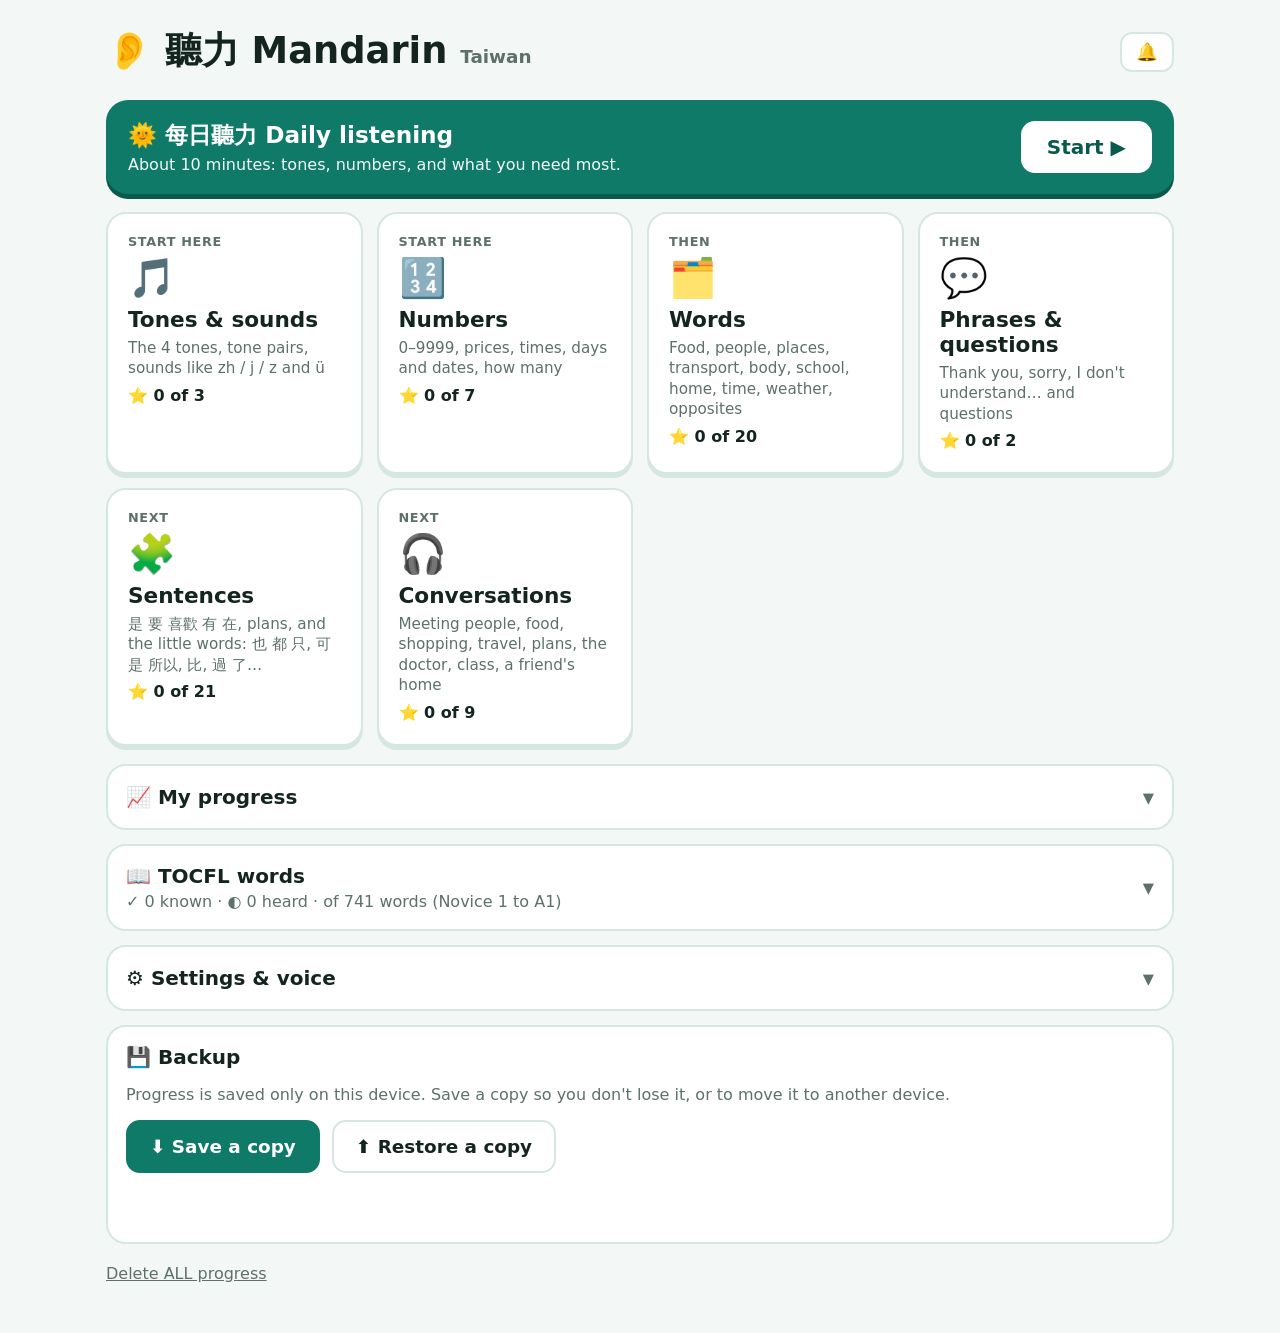
<file: index.html>
<!doctype html>
<html lang="en">
<head>
<meta charset="utf-8">
<meta name="viewport" content="width=device-width, initial-scale=1, maximum-scale=1, user-scalable=no">
<meta name="apple-mobile-web-app-capable" content="yes">
<meta name="mobile-web-app-capable" content="yes">
<meta name="theme-color" content="#0f7a68">
<title>聽力 Mandarin</title>
<link rel="manifest" href="manifest.webmanifest">
<link rel="icon" href="icon-192.png">
<link rel="apple-touch-icon" href="icon-192.png">
<link rel="stylesheet" href="shared/style.css">
<style>
/* main page only */
.daily{display:flex;align-items:center;justify-content:space-between;gap:16px;flex-wrap:wrap;background:var(--accent);color:var(--accent-ink);
  border-radius:22px;padding:20px 22px;margin:16px 0 6px;box-shadow:0 5px 0 var(--accent-dark)}
.daily h2{margin:0 0 4px;font-size:1.45rem}
.daily p{margin:0;opacity:.95}
.daily .btn{background:#fff;color:var(--accent-dark);border:none;font-size:1.25rem;padding:14px 26px}
.mode .step{display:inline-block;font-size:.8rem;font-weight:800;color:var(--muted);text-transform:uppercase;letter-spacing:.05em}
details.panel > summary{cursor:pointer;list-style:none;display:flex;align-items:center;justify-content:space-between}
details.panel > summary::-webkit-details-marker{display:none}
details.panel > summary h2{margin:0}
details.panel > summary::after{content:"▾";font-size:1.4rem;color:var(--muted)}
details[open].panel > summary::after{content:"▴"}
.wk{position:relative;max-width:560px}
.wk svg{width:100%;height:auto;display:block}
.wk-bar{fill:var(--accent)}
.wk-hit{fill:transparent;cursor:pointer}
.wk-hit:hover + .wk-bar,.wk-hit.on + .wk-bar{fill:var(--accent-dark)}
.wk-tip{position:absolute;pointer-events:none;background:var(--ink);color:var(--bg);border-radius:10px;padding:6px 10px;font-size:.9rem;white-space:nowrap;transform:translate(-50%,-110%);display:none}
.ch-grid{stroke:var(--line);stroke-width:1.5}
.ch-axis{stroke:var(--ink)}
.ch-num{fill:var(--muted);font-weight:700}
.weak{display:grid;gap:8px}
.weak a{display:flex;justify-content:space-between;gap:10px;background:var(--key);border-radius:12px;padding:10px 12px;color:var(--ink);text-decoration:none}
.weak small{color:var(--muted)}
.dtable{border-collapse:separate;border-spacing:0;margin:8px 0;background:var(--card);border:2px solid var(--line);border-radius:14px;overflow:hidden;font-size:.95rem}
.dtable th,.dtable td{padding:6px 12px;border-bottom:1px solid var(--line);text-align:center}
.dtable tr:last-child td{border-bottom:none}
.dtable th{background:var(--key)}
.setrow{display:flex;align-items:center;justify-content:space-between;gap:12px;flex-wrap:wrap;padding:10px 0;border-bottom:1px solid var(--line)}
.setrow:last-child{border-bottom:none}
.setrow label{font-weight:700}
.setrow small{display:block;color:var(--muted);font-weight:400}
.toggle{display:flex;gap:6px}
.toggle button{border:2px solid var(--line);background:var(--card);border-radius:999px;padding:8px 16px;font-weight:700}
.toggle button.on{background:var(--accent);border-color:var(--accent);color:var(--accent-ink)}
.voice{background:var(--key);border-radius:12px;padding:10px 12px;margin-top:6px}
.voice.warn{background:var(--gold);color:var(--gold-ink)}
.lvl{margin:14px 0 6px}
.lvl h3{margin:0 0 6px;display:flex;justify-content:space-between;gap:10px;flex-wrap:wrap}
.lvl h3 small{color:var(--muted);font-weight:600}
.bar{display:flex;height:14px;border-radius:999px;overflow:hidden;background:var(--grey);max-width:560px}
.bar span{display:block;height:100%}
.bar .known,.wchip.known{background:#a6e5c1;color:#0d5a33}
.bar .heard,.wchip.heard{background:#fbe1a0;color:#6a4a00}
.legend{display:flex;gap:14px;flex-wrap:wrap;font-size:.9rem;color:var(--muted);margin:8px 0}
.legend i{display:inline-block;width:.9em;height:.9em;border-radius:3px;vertical-align:-.1em;margin-right:4px}
.wchips{display:flex;flex-wrap:wrap;gap:5px;margin-top:8px}
.wchip{border:2px solid transparent;border-radius:8px;padding:3px 7px;background:var(--key);color:var(--muted);font-size:1.05rem;line-height:1.2;text-align:center}
.wchip.sel{border-color:var(--accent)}
.wdetail{position:sticky;top:8px;z-index:2;display:flex;align-items:center;gap:14px;background:var(--card);border:2px solid var(--accent);border-radius:16px;
  padding:10px 14px;margin:10px 0;box-shadow:0 4px 12px rgba(0,0,0,.08)}
.wdetail:empty{display:none}
.wdetail .hz{font-size:2rem;font-weight:800}
.wdetail .py{color:var(--accent);font-weight:700;font-size:1.1rem}
.wdetail .en{font-size:1.05rem}
.wdetail small{display:block;color:var(--muted)}
.wdetail button{margin-left:auto;font-size:1.6rem;background:var(--gold);color:var(--gold-ink);border:none;border-radius:14px;padding:4px 12px}
.wchip small{display:block;font-size:.7rem}
</style>
</head>
<body>
<section id="hub" class="screen active">
  <div class="top">
    <h1>👂 聽力 Mandarin <small class="muted" style="font-size:.5em">Taiwan</small></h1>
    <button id="soundBtn" class="ghost" aria-label="Sound effects on or off">🔔</button>
  </div>

  <div class="daily" id="daily"></div>

  <div id="topics" class="modes"></div>

  <details class="panel" id="progressPanel">
    <summary><h2>📈 My progress</h2></summary>
    <div id="progressBody"></div>
  </details>

  <details class="panel" id="tocflPanel">
    <summary><div><h2>📖 TOCFL words</h2><div id="tocflSummary" class="muted" style="margin-top:4px"></div></div></summary>
    <div id="tocflBody"></div>
  </details>

  <details class="panel" id="settingsPanel">
    <summary><h2>⚙️ Settings & voice</h2></summary>
    <div id="settingsBody"></div>
  </details>

  <div class="panel">
    <h2>💾 Backup</h2>
    <p class="muted">Progress is saved only on this device. Save a copy so you don't lose it, or to move it to another device.</p>
    <div class="btnrow" style="justify-content:flex-start;margin-top:10px">
      <button id="backupBtn" class="btn primary">⬇️ Save a copy</button>
      <button id="restoreBtn" class="btn">⬆️ Restore a copy</button>
      <input id="restoreFile" type="file" accept=".json,application/json" hidden>
    </div>
    <p id="backupMsg" class="muted" style="min-height:1.2em"></p>
  </div>
  <button id="resetBtn" class="link">Delete ALL progress</button>
</section>

<script src="shared/progress.js"></script>
<script src="shared/engine.js"></script>
<script src="shared/zh.js"></script>
<script src="shared/tocfl.js"></script>
<script src="shared/words.js"></script>
<!-- every topic's skills.js: for progress and the daily session -->
<script src="tones/skills.js"></script>
<script src="numbers/skills.js"></script>
<script src="words/skills.js"></script>
<script src="phrases/skills.js"></script>
<script src="sentences/skills.js"></script>
<script src="sentences/little.js"></script>
<script src="dialogues/skills.js"></script>
<script>
(function(){
"use strict";
const { $, prog:P, shuffle } = ZH;

/* The topics, in the suggested order */
const TOPICS = [
  { id:"tones",     path:"tones/",     step:"Start here", desc:"The 4 tones, tone pairs, sounds like zh / j / z and ü" },
  { id:"numbers",   path:"numbers/",   step:"Start here", desc:"0–9999, prices, times, days and dates, how many" },
  { id:"words",     path:"words/",     step:"Then",       desc:"Food, people, places, transport, body, school, home, time, weather, opposites" },
  { id:"phrases",   path:"phrases/",   step:"Then",       desc:"Thank you, sorry, I don't understand… and questions" },
  { id:"sentences", path:"sentences/", step:"Next",       desc:"是 要 喜歡 有 在, plans, and the little words: 也 都 只, 可是 所以, 比, 過 了…" },
  { id:"dialogues", path:"dialogues/", step:"Next",       desc:"Meeting people, food, shopping, travel, plans, the doctor, class, a friend's home" }
];
const topicOf = id => ZH.TOPICS.find(T => T.id === id);
const allSkills = () => ZH.TOPICS.flatMap(T => T.skills.map(s => ({ s, T })));

/* ---------- topic tiles ---------- */
function renderTopics(){
  $("#topics").innerHTML = TOPICS.map(t => {
    const T = topicOf(t.id);
    return `<a class="mode" href="${t.path}"><span class="step">${t.step}</span><span class="emoji">${T.emoji}</span><b>${T.title}</b><small>${t.desc}</small>
      <small><b style="font-size:1rem;color:var(--ink)">⭐ ${P.topicStars(T)} of ${T.skills.length}</b></small></a>`;
  }).join("");
}

/* ---------- the daily session (每日聽力) ----------
   12 questions: a tone warm-up first, then numbers, then the skills that need it most, and a conversation at the end
   once conversations are started. Skills still being learned get most of the questions; mastered ones come back after a week. */
function status(id){ const r = P.peek(id); return !r || !r.seen ? (r && r.star ? "mastered" : "new") : r.star ? "mastered" : "learning"; }
function renderDaily(){
  const d = P.daily, done = d.last === P.today(), yesterday = P.dayKey(new Date(Date.now() - 864e5));
  const streak = done || d.last === yesterday ? d.streak : 0;
  const line = done ? `✓ Done today! 🔥 ${streak} ${streak === 1 ? "day" : "days"} in a row. Another one?`
             : streak ? `Keep your 🔥 ${streak}-day streak going!`
             : "About 10 minutes: tones, numbers, and what you need most.";
  $("#daily").innerHTML = `<div><h2>🌞 每日聽力 Daily listening</h2><p>${line}</p></div><button class="btn" id="mixBtn">${done ? "Again" : "Start"} ▶</button>`;
  $("#mixBtn").onclick = startMix;
}
function entry(s, T){
  const r = P.peek(s.id), st = status(s.id);
  if (st === "new") return { s, T, w:1, lv:1, isNew:true };
  if (st === "mastered"){ const days = r && r.lastDate ? (Date.now() - new Date(r.lastDate)) / 864e5 : 99; return { s, T, w:days >= 7 ? 3 : .5, lv:3 }; }
  return { s, T, w:r.last === 0 ? 6 : 4, lv:r.level };
}
/* new skills are only offered in order: a skill is offered once the one before it in its topic has been played */
function offered(T){
  return T.skills.filter((s, i) => i === 0 || (P.peek(T.skills[i - 1].id) || {}).seen >= 5 || status(s.id) !== "new");
}
function buildMix(){
  const qs = [], per = {}, keys = new Set();
  /* up to n questions from a pool: at most perMax per skill, and at most maxNew skills not played before */
  const take = (pool, n, maxNew, perMax) => {
    let news = 0;
    for (let guard = 0; guard < 300 && n > 0 && pool.length; guard++){
      const [p] = ZH.weightedPick(pool, pool.map(x => x.w), 1);
      if ((per[p.s.id] || 0) >= (perMax || 2) || (p.isNew && !per[p.s.id] && news >= maxNew)) continue;
      let q; try { q = p.s.make(p.lv); } catch(e){ continue; }
      const k = ZH.keyOf(q);
      if (keys.has(k)) continue;
      keys.add(k);
      if (p.isNew && !per[p.s.id]) news++;
      per[p.s.id] = (per[p.s.id] || 0) + 1;
      qs.push(Object.assign(q, { _skill:p.s.id, _lv:p.lv, _name:p.s.name, tag:`${p.T.emoji} ${p.s.name}` }));
      n--;
    }
  };
  const pool = id => offered(topicOf(id)).map(s => entry(s, topicOf(id)));
  const warm = []; take(pool("tones"), 2, 1); warm.push(...qs.splice(0));
  take(pool("numbers"), 2, 1); const nums = qs.splice(0);
  const dlgStarted = topicOf("dialogues").skills.some(s => status(s.id) !== "new");
  const others = ["words", "phrases", "sentences"].concat(dlgStarted ? [] : ["tones", "numbers"]).flatMap(pool)
    .concat(dlgStarted ? pool("tones").concat(pool("numbers")).map(x => Object.assign({}, x, { w:x.w / 2 })) : []);
  take(others, dlgStarted ? 6 : 8, 2); const mid = shuffle(qs.splice(0));
  if (dlgStarted) take(pool("dialogues"), 2, 0);
  const end = qs.splice(0);
  // not enough yet (the first days, when few skills are open): more from the skills already in the session
  const total = warm.length + nums.length + mid.length + end.length;
  if (total < 10){
    const inMix = new Set(Object.keys(per));
    take(TOPICS.flatMap(t => pool(t.id)).filter(x => inMix.has(x.s.id)), 10 - total, 0, 4);
    mid.push(...qs.splice(0));
  }
  return warm.concat(nums, shuffle(mid), end);
}
ZH._buildMix = buildMix;                               // for testing
let unlocked = [];
function startMix(){
  unlocked = [];
  ZH.startSession({ title:"🌞 Daily listening", questions:buildMix(), requeue:true, maxQ:16,
    onAnswer:(q, ok, ms) => {
      P.record(q._skill, ok, ms);
      if (!q.retry){ const m = P.mixProgress(q._skill, q._lv, ok, q._name); if (m) unlocked.push(m); }
    },
    onFinish:finishMix });
}
function finishMix(res){
  const first = res.filter(r => !r.q.retry), score = first.filter(r => r.ok).length;
  const fresh = P.dailyDone(), d = P.daily;
  const msg = (fresh ? `🔥 ${d.streak} ${d.streak === 1 ? "day" : "days"} in a row! ` : "") +
    (score === first.length ? "All right! 太棒了！" : score >= first.length * .75 ? "Very good work!" : "Good practice. The hard ones will come back tomorrow.");
  ZH.showResults({ title:fresh ? "Daily listening done! 🌞" : "Done! 🌞", score:`${score} / ${first.length}`, msg:unlocked.length ? `${msg} ${unlocked.join(" · ")}` : msg,
    missed:res.filter(r => !r.ok), buttons:[["Another round", startMix, ""], ["Home", goHome, "primary"]], celebrate:fresh || unlocked.length > 0 });
}
function goHome(){ ZH.stopSession(); renderAll(); ZH.show("hub"); }
ZH.onQuit = goHome;

/* ---------- progress ---------- */
const mins = ms => Math.round(ms / 60000);
function mondayOf(key){ const d = new Date(key + "T12:00"); d.setDate(d.getDate() - ((d.getDay() + 6) % 7)); return P.dayKey(d); }
function weeks(n){
  const out = [], start = new Date(mondayOf(P.today()) + "T12:00");
  for (let i = n - 1; i >= 0; i--){ const d = new Date(start); d.setDate(d.getDate() - 7 * i); out.push({ key:P.dayKey(d), n:0, ok:0, ms:0 }); }
  for (const [k, v] of Object.entries(P.days)){ const w = out.find(x => x.key === mondayOf(k)); if (w){ w.n += v.n; w.ok += v.ok; w.ms += v.ms; } }
  return out;
}
const shortDate = key => new Date(key + "T12:00").toLocaleDateString("en-GB", { day:"numeric", month:"short" });
/* minutes per week: one series, so no legend; a tooltip on each bar, and a table underneath */
function weekChart(ws){
  const W = 560, H = 190, left = 40, top = 14, bottom = 30, pw = (W - left - 8) / ws.length, bw = Math.min(40, pw * .55);
  const val = w => mins(w.ms);
  const max = Math.max(10, ...ws.map(val)), mag = Math.pow(10, Math.floor(Math.log10(max))), step = mag * (max / mag > 5 ? 2 : 1);
  const top2 = Math.ceil(max / step) * step, y = v => top + (H - top - bottom) * (1 - v / top2);
  let s = "";
  for (let v = 0; v <= top2; v += step) s += `<line x1="${left}" y1="${y(v)}" x2="${W - 4}" y2="${y(v)}" class="ch-grid"/><text x="${left - 6}" y="${y(v) + 4}" class="ch-num" style="text-anchor:end;font-size:12px">${v}</text>`;
  ws.forEach((w, i) => {
    const cx = left + pw * i + pw / 2, x = cx - bw / 2, yy = y(val(w)), h = y(0) - yy, r = Math.min(4, h / 2);
    const tip = `Week of ${shortDate(w.key)}: ${val(w)} min, ${w.n} answer${w.n === 1 ? "" : "s"}${w.n ? `, ${Math.round(w.ok / w.n * 100)}% right` : ""}`;
    s += `<rect x="${cx - pw / 2}" y="${top}" width="${pw}" height="${H - top - bottom}" class="wk-hit" data-tip="${tip}"/>`;
    s += h > 0 ? `<path d="M${x},${y(0)} V${yy + r} Q${x},${yy} ${x + r},${yy} H${x + bw - r} Q${x + bw},${yy} ${x + bw},${yy + r} V${y(0)} Z" class="wk-bar"/>` : `<g></g>`;
    s += `<text x="${cx}" y="${H - 10}" class="ch-num" style="text-anchor:middle;font-size:12px">${shortDate(w.key)}</text>`;
  });
  s += `<line x1="${left}" y1="${y(0)}" x2="${W - 4}" y2="${y(0)}" class="ch-axis" style="stroke-width:1.5"/>`;
  return `<div class="wk"><svg viewBox="0 0 ${W} ${H}" role="img" aria-label="Minutes of listening each week, last ${ws.length} weeks">${s}</svg><div class="wk-tip"></div></div>`;
}
const table = (head, rows) => `<table class="dtable"><tr>${head.map(h => `<th>${h}</th>`).join("")}</tr>${rows.map(r => `<tr>${r.map(c => `<td>${c}</td>`).join("")}</tr>`).join("")}</table>`;
function renderProgress(){
  const days = P.days, keys = Object.keys(days).sort();
  const last7 = keys.filter(k => (Date.now() - new Date(k + "T12:00")) / 864e5 < 7).map(k => days[k]);
  const sum = (arr, f) => arr.reduce((a, x) => a + x[f], 0);
  const n7 = sum(last7, "n"), ok7 = sum(last7, "ok"), ms7 = sum(last7, "ms"), msAll = sum(Object.values(days), "ms");
  const ws = weeks(8);
  const weak = allSkills().map(({ s, T }) => ({ s, T, r:P.peek(s.id) })).filter(x => x.r && x.r.seen >= 5 && !x.r.star)
    .sort((a, b) => a.r.correct / a.r.seen - b.r.correct / b.r.seen).slice(0, 5);
  const stars = allSkills().filter(({ s }) => { const r = P.peek(s.id); return r && r.star; }).length;
  const pathOf = s => { const T = ZH.TOPICS.find(T => T.skills.includes(s)); return `${T.id}/#${s.id}`; };
  $("#progressBody").innerHTML = `
    <div class="records" style="margin-top:12px">
      <div class="rec"><small>Listening, last 7 days</small><b>${mins(ms7)}</b> <small>minutes</small></div>
      <div class="rec"><small>Listening, all time</small><b>${mins(msAll)}</b> <small>minutes</small></div>
      <div class="rec"><small>Right first time</small><b>${n7 ? Math.round(ok7 / n7 * 100) + "%" : "–"}</b><small>last 7 days (${n7} answers)</small></div>
      <div class="rec"><small>Daily streak</small><b>${P.daily.streak || 0}</b> <small>best: ${P.daily.best || 0} days</small></div>
      <div class="rec"><small>Skills mastered</small><b>${stars}</b> <small>of ${allSkills().length} ⭐</small></div>
    </div>
    <h3>Minutes each week</h3>
    ${weekChart(ws)}
    <details style="margin-top:6px"><summary class="muted" style="cursor:pointer">Show as a table</summary>
      ${table(["Week of", "Minutes", "Answers", "Right"], ws.slice().reverse().map(w => [shortDate(w.key), mins(w.ms), w.n, w.n ? Math.round(w.ok / w.n * 100) + "%" : "–"]))}
    </details>
    <h3>Hardest for you right now</h3>
    ${weak.length ? `<div class="weak">${weak.map(({ s, T, r }) => `<a href="${pathOf(s)}"><span>${s.emoji} ${s.name}<br><small>${T.title} · level ${r.level} of 3</small></span>
      <span style="text-align:right"><b>${Math.round(r.correct / r.seen * 100)}%</b><br><small>of ${r.seen} right</small></span></a>`).join("")}</div>`
      : `<p class="muted">Not enough answers yet. This fills in after a few sessions.</p>`}
    <p class="muted" style="margin-top:14px">Minutes count the time spent on each question (at most 1½ minutes each).</p>`;
  const box = $("#progressBody .wk"), tipEl = box.querySelector(".wk-tip");
  box.querySelectorAll(".wk-hit").forEach(h => {
    const show = () => {
      box.querySelectorAll(".wk-hit.on").forEach(o => o.classList.remove("on")); h.classList.add("on");
      const b = h.getBoundingClientRect(), o = box.getBoundingClientRect();
      tipEl.textContent = h.dataset.tip; tipEl.style.display = "block";
      tipEl.style.left = Math.min(Math.max(b.left - o.left + b.width / 2, 130), o.width - 130) + "px"; tipEl.style.top = "40px";
    };
    h.addEventListener("pointerenter", show); h.addEventListener("click", show);
    h.addEventListener("pointerleave", () => { h.classList.remove("on"); tipEl.style.display = "none"; });
  });
}

/* ---------- TOCFL map: every Novice 1, Novice 2 and A1 word, and whether you've heard it ---------- */
const LEVELS = [[1, "Novice 1", "準備級一級"], [2, "Novice 2", "準備級二級"], [3, "Beginner A1", "入門級"]];
function renderTocfl(){
  const st = ZH.TOCFL.map((w, i) => P.wordStatus(i));
  const count = (lv, s) => ZH.TOCFL.filter((w, i) => w[2] === lv && (!s || st[i] === s)).length;
  const known = st.filter(x => x === "known").length, heard = st.filter(x => x === "heard").length;
  $("#tocflSummary").textContent = `✓ ${known} known · ◐ ${heard} heard · of ${ZH.TOCFL.length} words (Novice 1 to A1)`;
  $("#tocflBody").innerHTML = `<p class="muted">The words of Taiwan's official test (TOCFL). A word turns <b>yellow</b> when you've heard it in an exercise
      and <b>green</b> after 3 right answers with it. Every word of Novice 1, Novice 2 and A1 is in the exercises.</p>
    <div class="legend"><span><i style="background:#a6e5c1"></i>known</span><span><i style="background:#fbe1a0"></i>heard</span><span><i style="background:var(--grey)"></i>not yet</span>
      <span>👆 tap a word to hear it and see its meaning</span></div>
    <div class="wdetail" id="wdetail" aria-live="polite"></div>` +
    LEVELS.map(([lv, name, zh]) => {
      const n = count(lv), k = count(lv, "known"), h = count(lv, "heard");
      return `<div class="lvl"><h3>${name} <span class="muted" style="font-weight:400">${zh}</span><small>${k} known · ${h} heard · ${n} words</small></h3>
        <div class="bar" role="img" aria-label="${k} known, ${h} heard, ${n - k - h} not yet"><span class="known" style="width:${k / n * 100}%"></span><span class="heard" style="width:${h / n * 100}%"></span></div>
        <details><summary class="muted" style="cursor:pointer;margin-top:6px">Show the words</summary>
          <div class="wchips">${ZH.TOCFL.map((w, i) => w[2] !== lv ? "" : `<button class="wchip ${st[i]}" data-w="${i}" title="${ZH.esc(w[3] || "")}">${ZH.esc(w[0].split("/")[0])}<small>${ZH.esc(w[1].split("/")[0].trim())}</small></button>`).join("")}</div>
        </details></div>`;
    }).join("");
}

/* tapping a word: say it, and show its pinyin, meaning and how often it has been heard */
function showWord(i){
  const [forms, py, lv, en, example] = ZH.TOCFL[i], zh = forms.split("/")[0], st = P.wordStatus(i), seen = P.wordCount(i);
  const status = st === "known" ? "✓ known" : st === "heard" ? "◐ heard" + (seen ? ` ${seen[0]} time${seen[0] === 1 ? "" : "s"}, ${seen[1]} right` : "") : "○ not heard yet";
  const other = forms.split("/").slice(1).join(" · ");
  $("#wdetail").innerHTML = `<span class="hz">${ZH.esc(zh)}</span><div><span class="py">${ZH.esc(py.split("/")[0].trim())}</span>
    <span class="en">${ZH.esc(en || "")}</span><small>${["", "Novice 1", "Novice 2", "Beginner A1"][lv]} · ${status}${other ? ` · also written ${ZH.esc(other)}` : ""}${example ? ` · 🔊 in: ${ZH.esc(example)}` : ""}</small></div>
    <button data-say="${i}" aria-label="Listen again">🔊</button>`;
  document.querySelectorAll("#tocflBody .wchip.sel").forEach(b => b.classList.remove("sel"));
  const chip = document.querySelector(`#tocflBody .wchip[data-w="${i}"]`); if (chip) chip.classList.add("sel");
  ZH.speak(example || zh, { rate:.75 });
}
$("#tocflBody").addEventListener("click", e => {
  const b = e.target.closest("[data-w]"); if (b){ showWord(+b.dataset.w); return; }
  const s = e.target.closest("[data-say]"); if (s){ const w = ZH.TOCFL[+s.dataset.say]; ZH.speak(w[4] || w[0].split("/")[0], { rate:.75 }); }
});

/* ---------- settings and voice ---------- */
function renderSettings(){
  const st = P.settings, v = ZH.voiceInfo();
  const tog = (key, opts) => `<div class="toggle" data-set="${key}">${opts.map(([val, label]) => `<button data-v="${val}" class="${String(st[key]) === String(val) ? "on" : ""}">${label}</button>`).join("")}</div>`;
  const voice = v.tw.length ? `<div class="voice">✅ Taiwan voice: <b>${ZH.esc(v.tw[0].name)}</b>${v.tw[0].localService ? " (on the device, works offline)" : " (online)"}${v.tw.length > 1 ? `<br>Second voice for conversations: ${ZH.esc(v.tw[1].name)}` : "<br>In conversations the second speaker uses a lower pitch."}</div>`
    : v.other.length ? `<div class="voice warn">⚠️ Only a mainland Mandarin voice (${ZH.esc(v.other[0].name)}). It works, but the accent isn't Taiwanese. In the device settings → Text-to-speech → install <b>Chinese (Taiwan)</b>.</div>`
    : `<div class="voice warn">⚠️ No Mandarin voice on this device or browser. Settings → Text-to-speech → choose <i>Speech Services by Google</i> → install <b>Chinese (Taiwan)</b>. Then reopen the app.</div>`;
  $("#settingsBody").innerHTML = `
    <div class="setrow"><label>Pinyin in transcripts<small>The letters with tone marks: nǐ hǎo</small></label>${tog("pinyin", [[true, "Show"], [false, "Hide"]])}</div>
    <div class="setrow"><label>Characters in transcripts<small>Traditional characters, as used in Taiwan: 你好</small></label>${tog("hanzi", [[true, "Show"], [false, "Hide"]])}</div>
    <div class="setrow"><label>Speaking speed<small>Changes every exercise. Each one also has 🐢 for slow.</small></label>${tog("speed", [[0.8, "Slower"], [1, "Normal"], [1.15, "Faster"]])}</div>
    <div class="setrow" style="display:block"><label>Voice</label>${voice}
      <div class="btnrow" style="justify-content:flex-start;margin-top:10px"><button class="btn" id="testVoice">🔊 Test: 你好！歡迎！</button>
      <a class="btn" href="tests/voices.html" style="text-decoration:none;color:inherit">All voices on this device</a></div></div>`;
}
$("#settingsBody").addEventListener("click", e => {
  const b = e.target.closest("[data-set] [data-v]");
  if (b){
    const key = b.parentElement.dataset.set, raw = b.dataset.v;
    P.setSetting(key, raw === "true" ? true : raw === "false" ? false : Number(raw));
    renderSettings(); return;
  }
  if (e.target.closest("#testVoice")) ZH.speak([{ t:"你好！", who:"A" }, { t:"歡迎！", who:"B" }], { rate:.85 });
});
try { speechSynthesis.addEventListener("voiceschanged", () => setTimeout(renderSettings, 50)); } catch(e){}

function renderAll(){
  renderDaily(); renderTopics(); renderProgress(); renderTocfl(); renderSettings();
  $("#soundBtn").textContent = P.sound ? "🔔" : "🔕";
}

$("#soundBtn").addEventListener("click", () => { P.sound = !P.sound; renderAll(); });
$("#resetBtn").addEventListener("click", () => {
  if (confirm("Delete ALL progress in every topic (stars, levels, streak)? This can't be undone.")){ P.resetAll(); location.reload(); }
});

/* ---------- backup & restore ---------- */
function backupMsg(t){ $("#backupMsg").textContent = t; }
$("#backupBtn").addEventListener("click", () => {
  try {
    const name = `mandarin-backup-${P.today()}.json`;
    const url = URL.createObjectURL(new Blob([JSON.stringify(P.backup(), null, 1)], { type:"application/json" }));
    const a = document.createElement("a");
    a.href = url; a.download = name;
    document.body.appendChild(a); a.click(); a.remove();
    setTimeout(() => URL.revokeObjectURL(url), 10000);
    backupMsg(`✓ Saved "${name}" (look in Downloads).`);
  } catch(e){ backupMsg("Couldn't save a copy on this device."); }
});
$("#restoreBtn").addEventListener("click", () => $("#restoreFile").click());
$("#restoreFile").addEventListener("change", async e => {
  const f = e.target.files && e.target.files[0];
  e.target.value = "";
  if (!f) return;
  let obj;
  try { obj = JSON.parse(await f.text()); } catch(err){ backupMsg("That file isn't a backup of this app."); return; }
  const when = obj && obj.savedAt ? new Date(obj.savedAt).toLocaleString("en-GB") : "an unknown date";
  if (!confirm(`Replace the progress on this device with the copy from ${when}?`)) return;
  try { P.restore(obj); renderAll(); backupMsg("✓ Progress restored."); }
  catch(err){ backupMsg("That file isn't a backup of this app."); }
});

ZH.registerOffline("sw.js");
renderAll();
if (location.hash === "#progress") $("#progressPanel").open = true;
if (location.hash === "#tocfl") $("#tocflPanel").open = true;
if (location.hash === "#settings") $("#settingsPanel").open = true;
})();
</script>
</body>
</html>
</file>
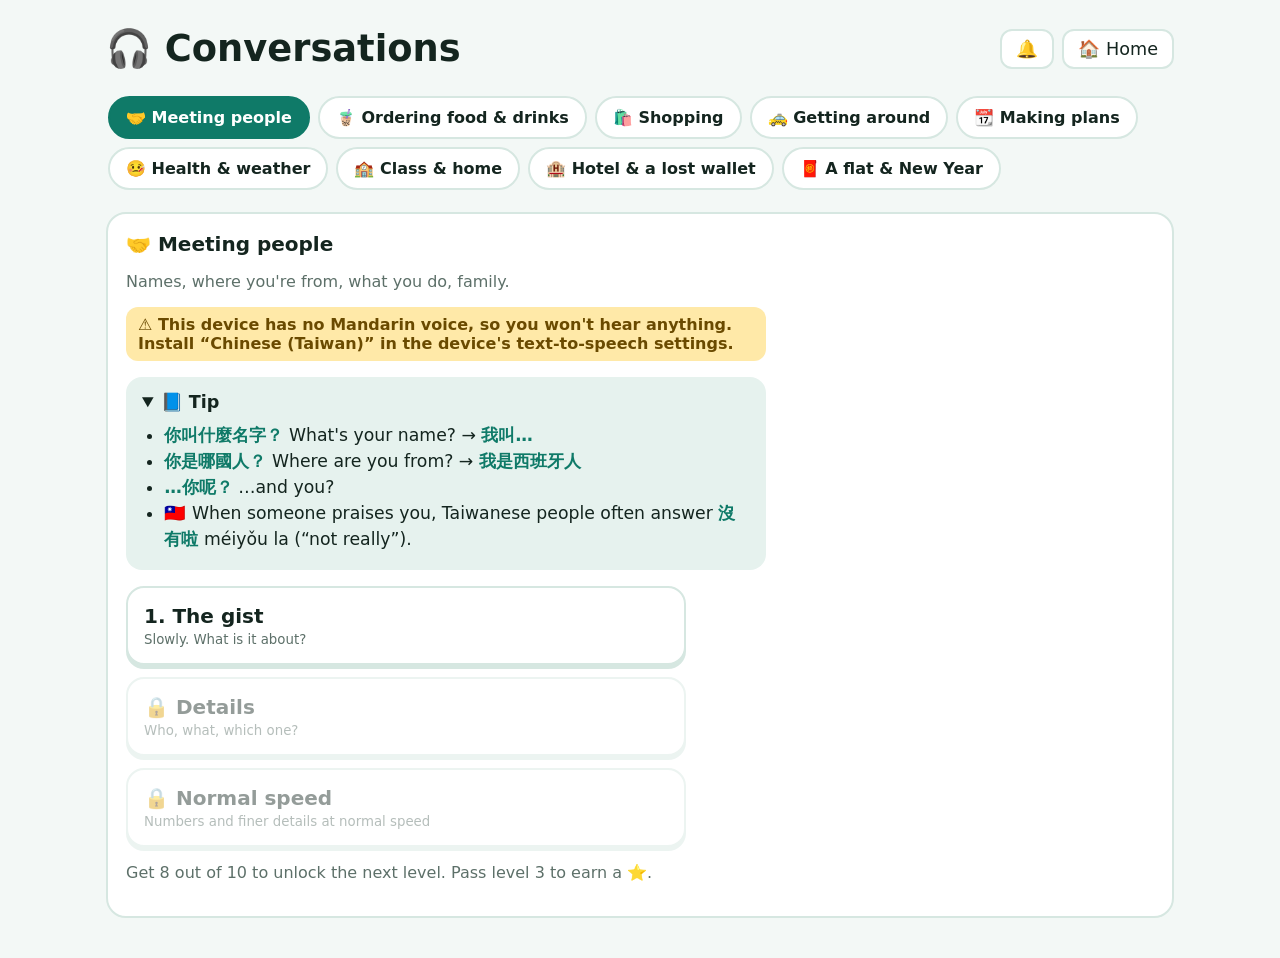
<file: dialogues/index.html>
<!doctype html>
<html lang="en">
<head>
<meta charset="utf-8">
<meta name="viewport" content="width=device-width, initial-scale=1, maximum-scale=1, user-scalable=no">
<meta name="apple-mobile-web-app-capable" content="yes">
<meta name="mobile-web-app-capable" content="yes">
<meta name="theme-color" content="#0f7a68">
<title>Conversations · 聽力</title>
<link rel="manifest" href="../manifest.webmanifest">
<link rel="icon" href="../icon-192.png">
<link rel="apple-touch-icon" href="../icon-192.png">
<link rel="stylesheet" href="../shared/style.css">
</head>
<body>
<script src="../shared/progress.js"></script>
<script src="../shared/engine.js"></script>
<script src="../shared/zh.js"></script>
<script src="../shared/tocfl.js"></script>
<script src="../shared/words.js"></script>
<script src="../shared/topic.js"></script>
<script src="skills.js"></script>
<script>ZH.openTopic("dialogues");</script>
</body>
</html>
</file>
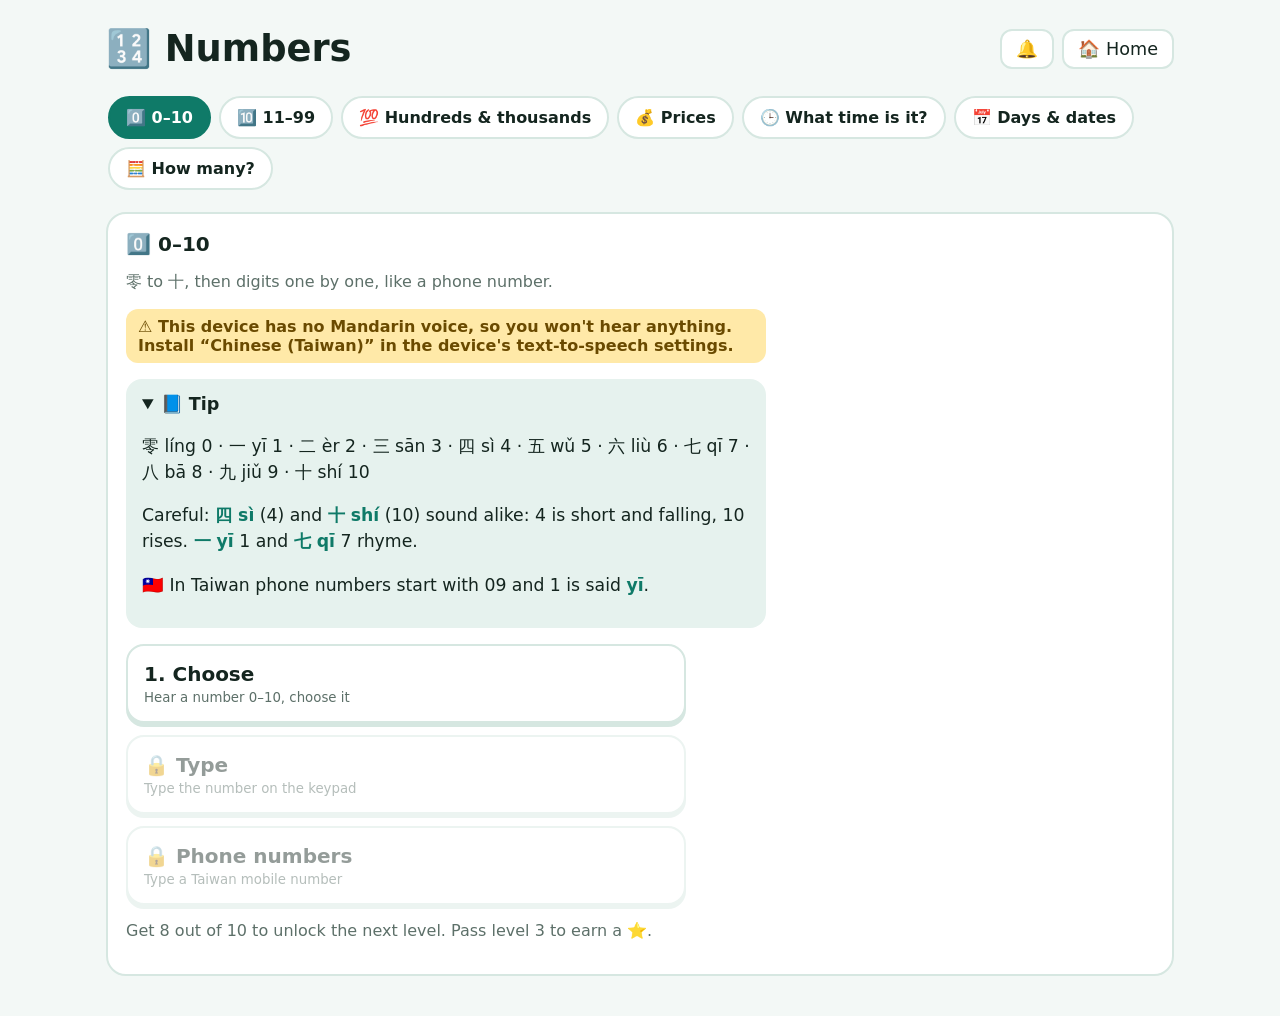
<file: numbers/index.html>
<!doctype html>
<html lang="en">
<head>
<meta charset="utf-8">
<meta name="viewport" content="width=device-width, initial-scale=1, maximum-scale=1, user-scalable=no">
<meta name="apple-mobile-web-app-capable" content="yes">
<meta name="mobile-web-app-capable" content="yes">
<meta name="theme-color" content="#0f7a68">
<title>Numbers · 聽力</title>
<link rel="manifest" href="../manifest.webmanifest">
<link rel="icon" href="../icon-192.png">
<link rel="apple-touch-icon" href="../icon-192.png">
<link rel="stylesheet" href="../shared/style.css">
</head>
<body>
<script src="../shared/progress.js"></script>
<script src="../shared/engine.js"></script>
<script src="../shared/zh.js"></script>
<script src="../shared/tocfl.js"></script>
<script src="../shared/words.js"></script>
<script src="../shared/topic.js"></script>
<script src="skills.js"></script>
<script>ZH.openTopic("numbers");</script>
</body>
</html>
</file>
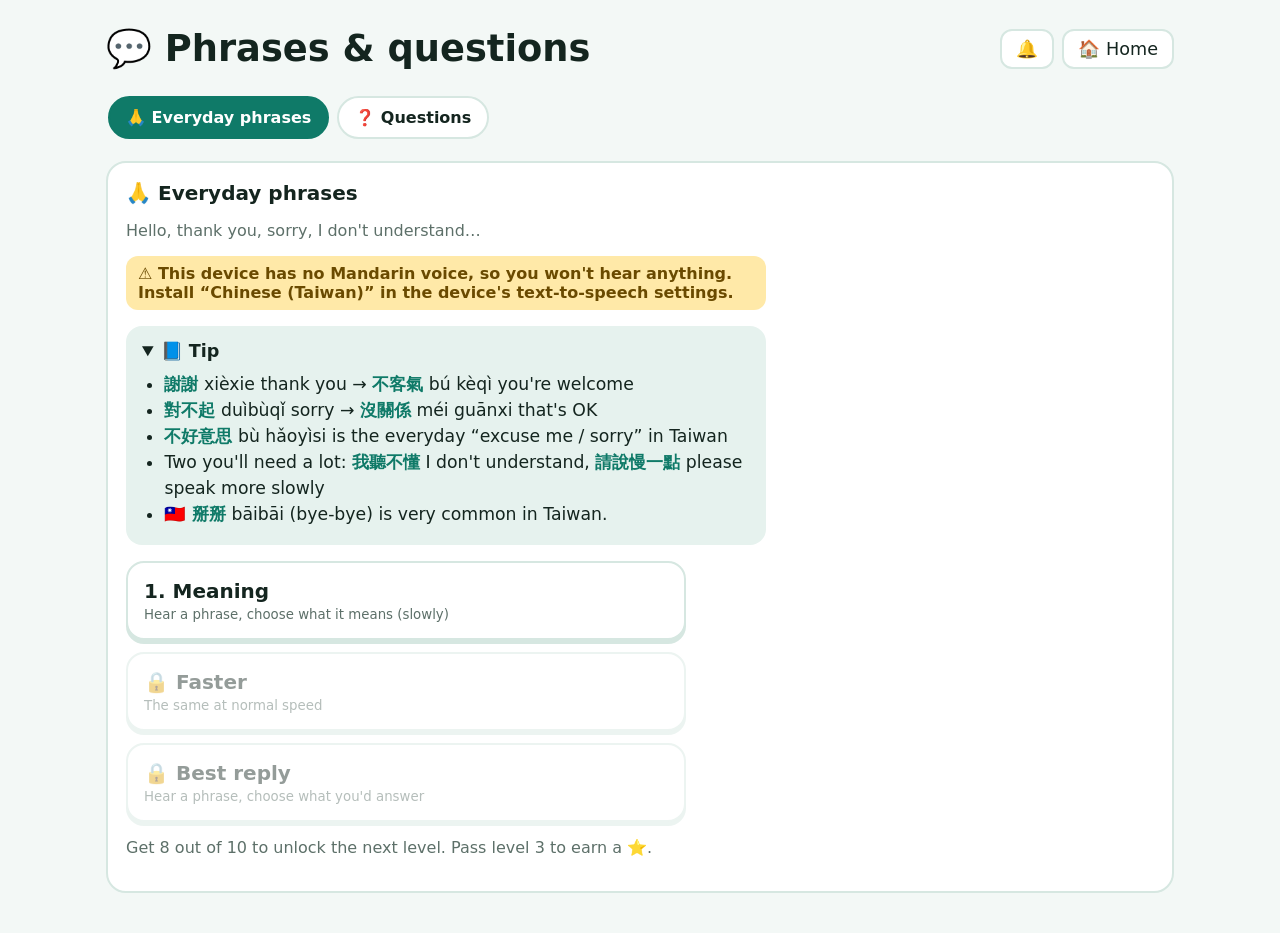
<file: phrases/index.html>
<!doctype html>
<html lang="en">
<head>
<meta charset="utf-8">
<meta name="viewport" content="width=device-width, initial-scale=1, maximum-scale=1, user-scalable=no">
<meta name="apple-mobile-web-app-capable" content="yes">
<meta name="mobile-web-app-capable" content="yes">
<meta name="theme-color" content="#0f7a68">
<title>Phrases & questions · 聽力</title>
<link rel="manifest" href="../manifest.webmanifest">
<link rel="icon" href="../icon-192.png">
<link rel="apple-touch-icon" href="../icon-192.png">
<link rel="stylesheet" href="../shared/style.css">
</head>
<body>
<script src="../shared/progress.js"></script>
<script src="../shared/engine.js"></script>
<script src="../shared/zh.js"></script>
<script src="../shared/tocfl.js"></script>
<script src="../shared/words.js"></script>
<script src="../shared/topic.js"></script>
<script src="skills.js"></script>
<script>ZH.openTopic("phrases");</script>
</body>
</html>
</file>
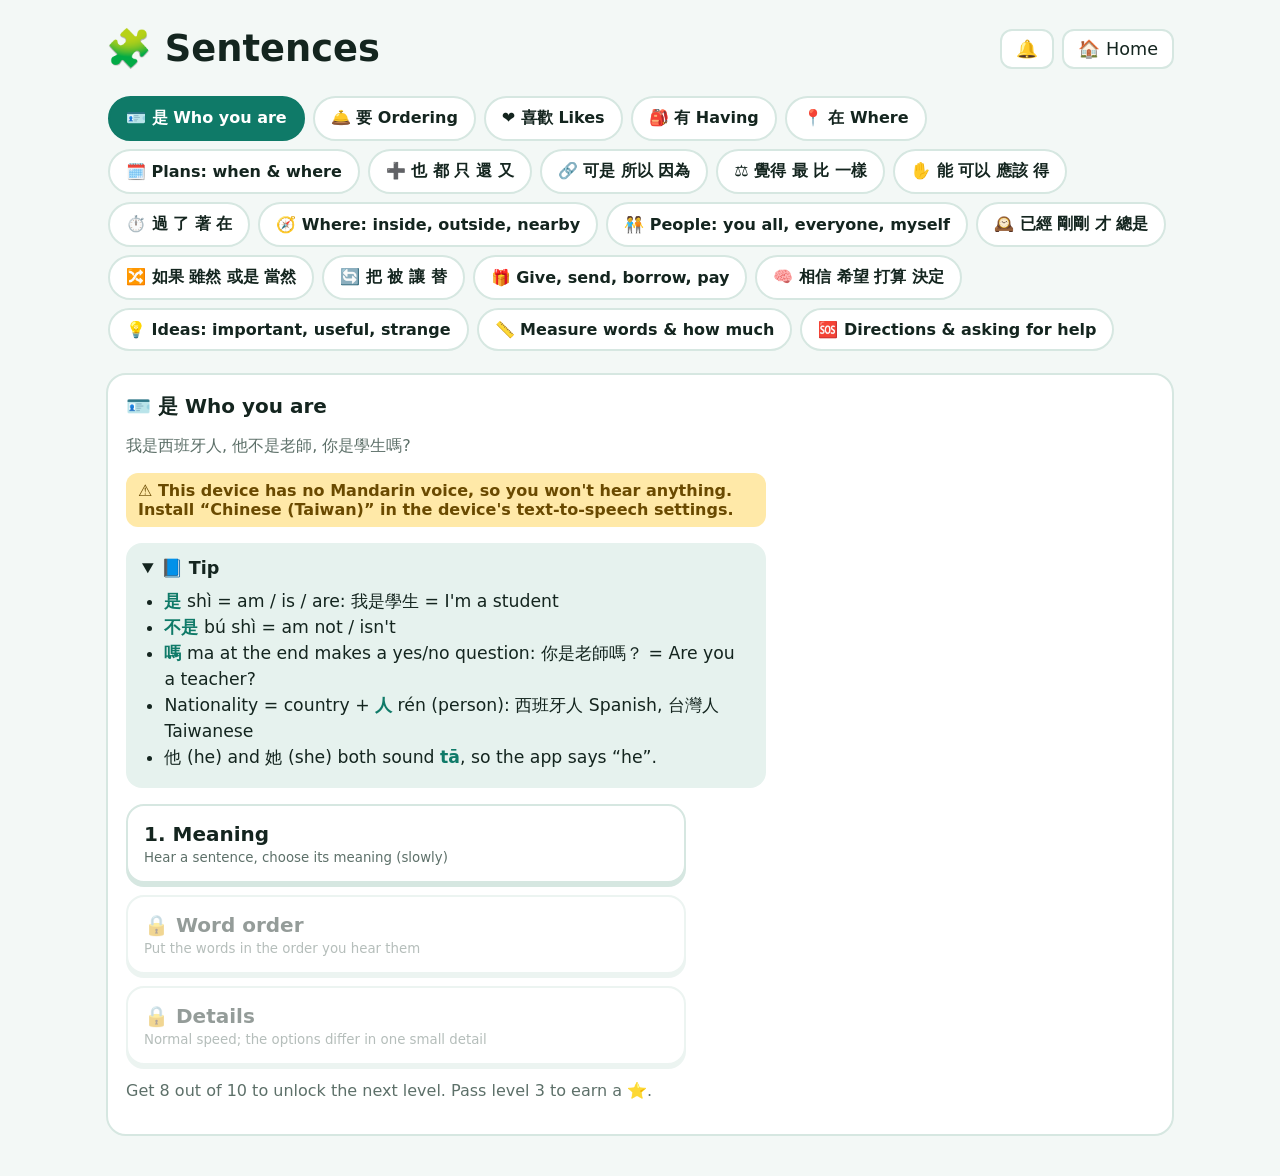
<file: sentences/index.html>
<!doctype html>
<html lang="en">
<head>
<meta charset="utf-8">
<meta name="viewport" content="width=device-width, initial-scale=1, maximum-scale=1, user-scalable=no">
<meta name="apple-mobile-web-app-capable" content="yes">
<meta name="mobile-web-app-capable" content="yes">
<meta name="theme-color" content="#0f7a68">
<title>Sentences · 聽力</title>
<link rel="manifest" href="../manifest.webmanifest">
<link rel="icon" href="../icon-192.png">
<link rel="apple-touch-icon" href="../icon-192.png">
<link rel="stylesheet" href="../shared/style.css">
</head>
<body>
<script src="../shared/progress.js"></script>
<script src="../shared/engine.js"></script>
<script src="../shared/zh.js"></script>
<script src="../shared/tocfl.js"></script>
<script src="../shared/words.js"></script>
<script src="../shared/topic.js"></script>
<script src="skills.js"></script>
<script src="little.js"></script>
<script>ZH.openTopic("sentences");</script>
</body>
</html>
</file>
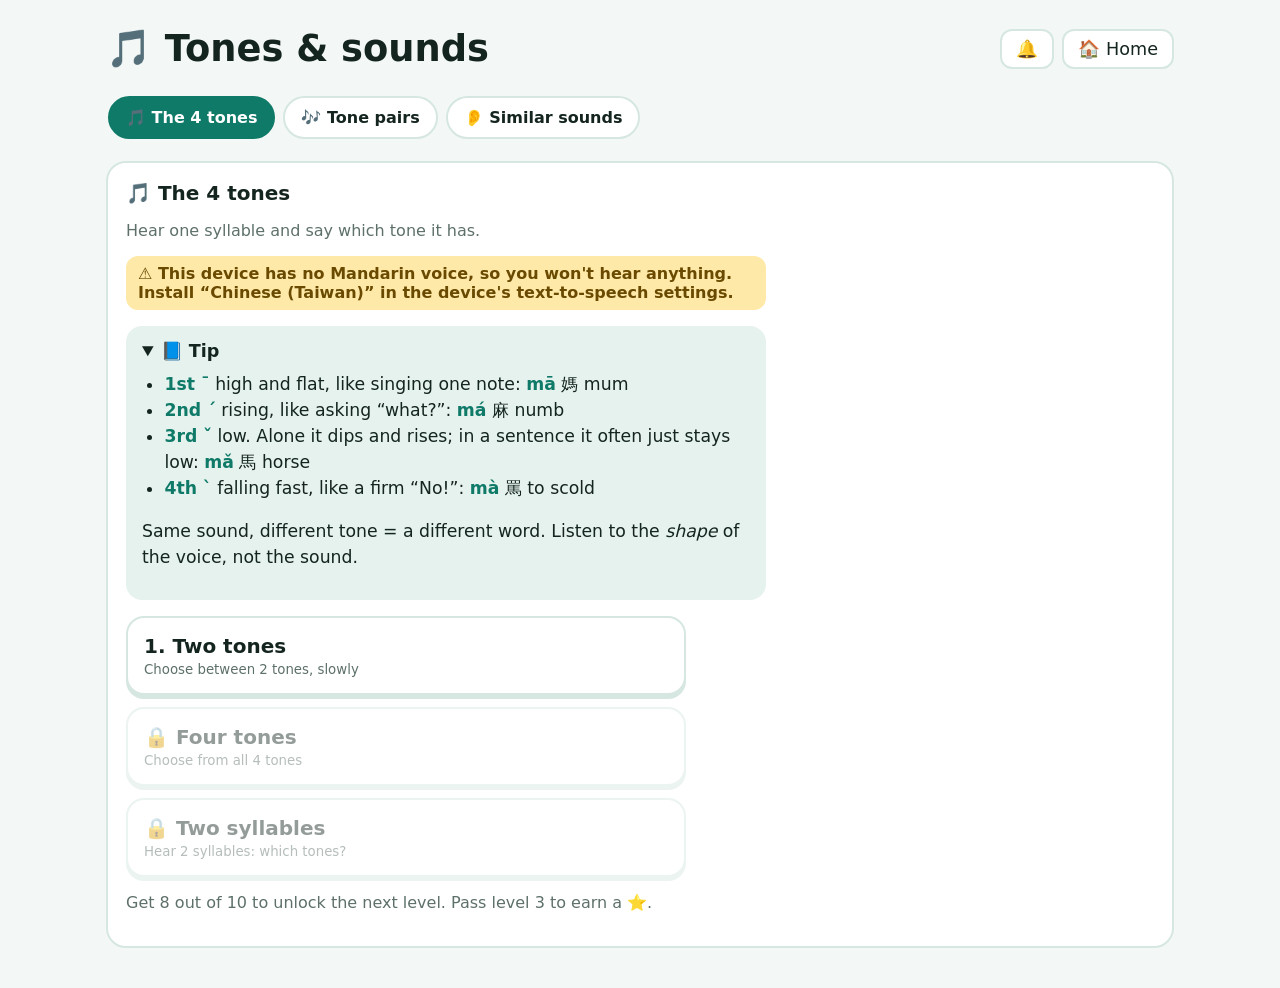
<file: tones/index.html>
<!doctype html>
<html lang="en">
<head>
<meta charset="utf-8">
<meta name="viewport" content="width=device-width, initial-scale=1, maximum-scale=1, user-scalable=no">
<meta name="apple-mobile-web-app-capable" content="yes">
<meta name="mobile-web-app-capable" content="yes">
<meta name="theme-color" content="#0f7a68">
<title>Tones · 聽力</title>
<link rel="manifest" href="../manifest.webmanifest">
<link rel="icon" href="../icon-192.png">
<link rel="apple-touch-icon" href="../icon-192.png">
<link rel="stylesheet" href="../shared/style.css">
</head>
<body>
<script src="../shared/progress.js"></script>
<script src="../shared/engine.js"></script>
<script src="../shared/zh.js"></script>
<script src="../shared/tocfl.js"></script>
<script src="../shared/words.js"></script>
<script src="../shared/topic.js"></script>
<script src="skills.js"></script>
<script>ZH.openTopic("tones");</script>
</body>
</html>
</file>
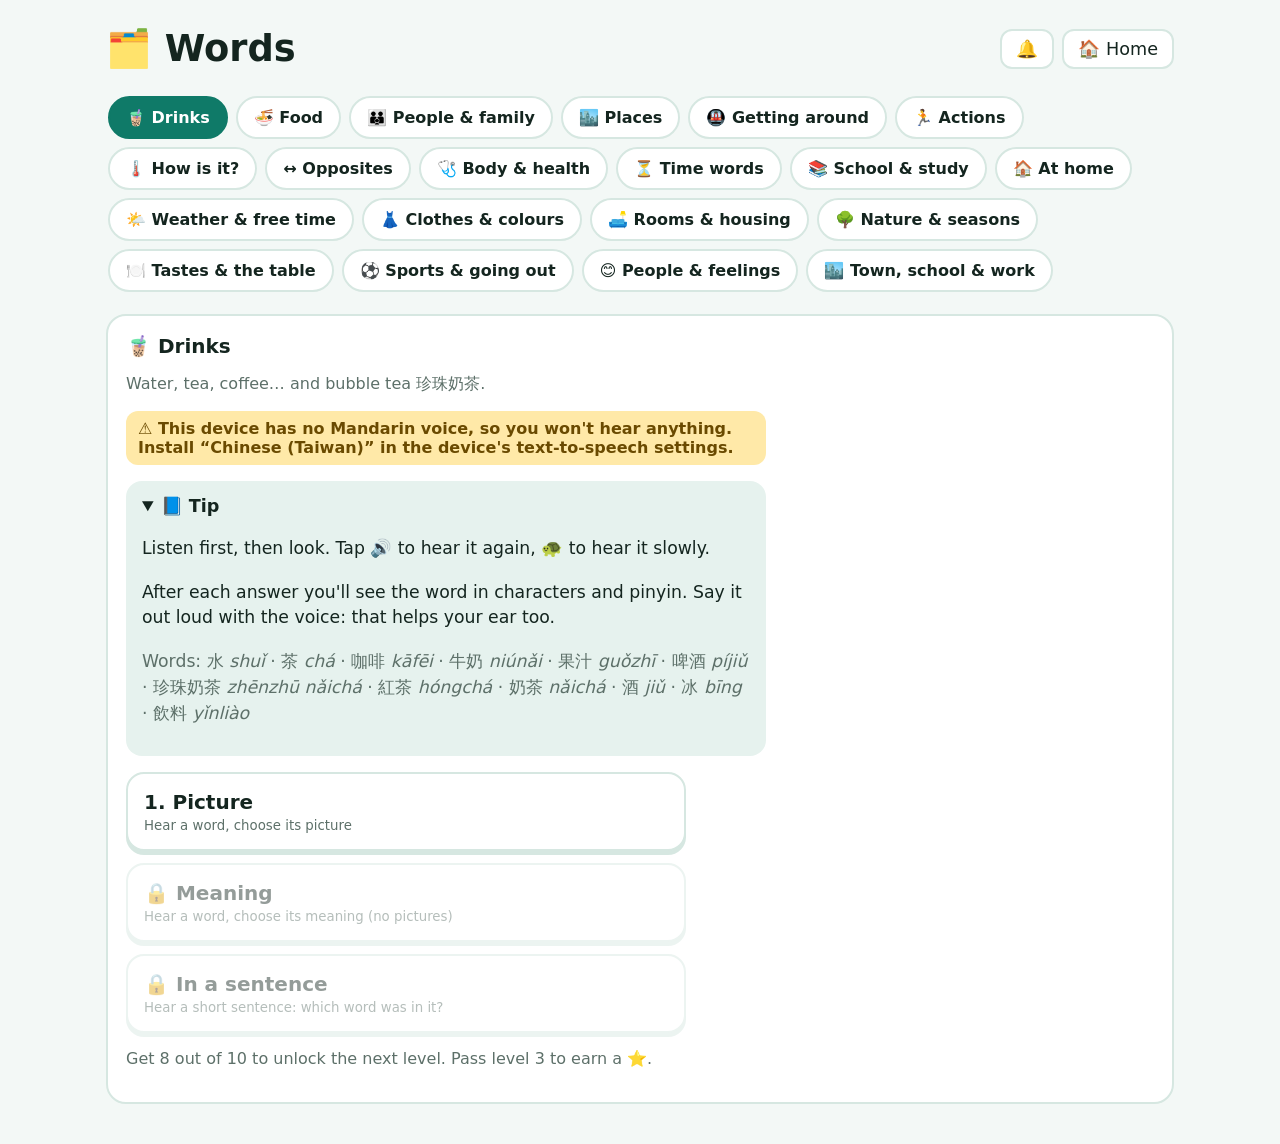
<file: words/index.html>
<!doctype html>
<html lang="en">
<head>
<meta charset="utf-8">
<meta name="viewport" content="width=device-width, initial-scale=1, maximum-scale=1, user-scalable=no">
<meta name="apple-mobile-web-app-capable" content="yes">
<meta name="mobile-web-app-capable" content="yes">
<meta name="theme-color" content="#0f7a68">
<title>Words · 聽力</title>
<link rel="manifest" href="../manifest.webmanifest">
<link rel="icon" href="../icon-192.png">
<link rel="apple-touch-icon" href="../icon-192.png">
<link rel="stylesheet" href="../shared/style.css">
</head>
<body>
<script src="../shared/progress.js"></script>
<script src="../shared/engine.js"></script>
<script src="../shared/zh.js"></script>
<script src="../shared/tocfl.js"></script>
<script src="../shared/words.js"></script>
<script src="../shared/topic.js"></script>
<script src="skills.js"></script>
<script>ZH.openTopic("words");</script>
</body>
</html>
</file>
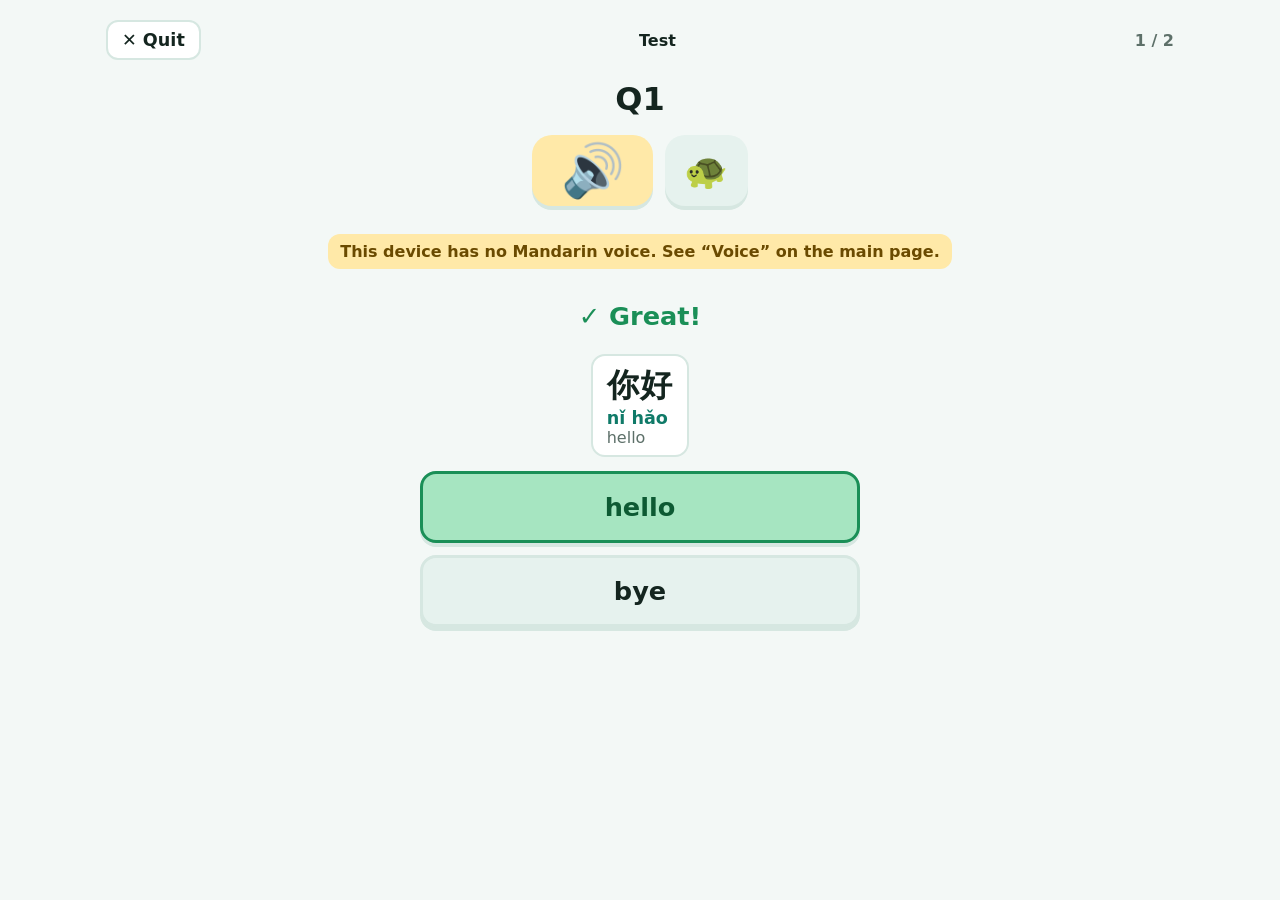
<file: tests/engine.html>
<!doctype html>
<html lang="en">
<head><meta charset="utf-8"><title>Engine tests</title><link rel="stylesheet" href="../shared/style.css"></head>
<body>
<pre id="out" style="display:none"></pre>
<script>try { localStorage.removeItem("mandarin-tw-v1"); } catch(e){}</script>
<script src="../shared/progress.js"></script>
<script src="../shared/engine.js"></script>
<script src="../shared/zh.js"></script>
<script src="../shared/tocfl.js"></script>
<script>
/* Plays sessions by tapping the real buttons, and checks what the engine does. Run with tests/check.py. */
(async function(){
const out = [], $ = ZH.$;
const ok = (name, cond) => out.push((cond ? "PASS " : "FAIL ") + name);
const wait = ms => new Promise(r => setTimeout(r, ms));
const click = el => el.dispatchEvent(new MouseEvent("click", { bubbles:true }));
const press = el => el.dispatchEvent(new PointerEvent("pointerdown", { bubbles:true }));
let finished = null, answers = [];
const start = (questions, extra) => { finished = null; answers = [];
  ZH.startSession(Object.assign({ title:"Test", questions, requeue:true, maxQ:6, okDelay:10, onAnswer:(q, k) => answers.push(k), onFinish:r => { finished = r; } }, extra || {})); };
const line = ZH.line("你好", "nǐ hǎo", "hello");

// 1. choice: right answer, then automatic next question
start([{ say:"你好", text:"Q1", choices:["hello", "bye"], answer:"hello", reveal:line }, { say:"再見", text:"Q2", choices:["hello", "bye"], answer:"bye" }]);
await wait(20);
ok("play screen shown", $("#play").classList.contains("active"));
ok("replay and slow buttons", document.querySelectorAll("#audio .sayBtn").length === 2);
click([...document.querySelectorAll("#choices .choice")].find(b => b.textContent === "hello"));
ok("right answer recorded", answers[0] === true);
ok("right answer marked green", !!document.querySelector("#choices .choice.right"));
ok("transcript shown after answering", $("#reveal").textContent.includes("nǐ hǎo"));
await wait(1600);
ok("moves on by itself after a right answer", $("#qtext").textContent === "Q2");

// 2. wrong answer: waits for Next, and the question comes back later
click([...document.querySelectorAll("#choices .choice")].find(b => b.textContent === "hello"));
ok("wrong answer recorded", answers[1] === false);
ok("wrong answer waits for Next", !!$("#contBtn"));
ok("explains the answer", $("#feedback").textContent.includes("bye"));
click($("#contBtn")); await wait(20);
ok("wrong question comes back", $("#qtext").textContent === "Q2" && $("#progress").textContent === "3 / 3");
click([...document.querySelectorAll("#choices .choice")].find(b => b.textContent === "bye"));
await wait(1200);
ok("session finishes", Array.isArray(finished) && finished.length === 3);

// 3. number pad
start([{ say:"三百五十", text:"N", input:"num", answer:"350" }]);
await wait(20);
ok("number pad shown", $("#numpad").style.display === "");
["3", "5", "5", "del", "0"].forEach(k => press(document.querySelector(`#numpad [data-n="${k}"]`)));
ok("typing and delete", $("#answer").textContent.trim() === "350");
press(document.querySelector('#numpad [data-n="ok"]'));
ok("number checked", answers[0] === true);

// 4. word order with pinyin on the cards
start([{ say:"我要咖啡", text:"O", input:"order", items:["我|wǒ", "要|yào", "咖啡|kāfēi"], wait:true }]);
await wait(20);
ok("cards show pinyin", document.querySelectorAll("#board .pool .card .py").length === 3);
for (const w of ["我", "要", "咖啡"]) click([...document.querySelectorAll("#board .pool button.card")].find(b => b.querySelector(".hz").textContent === w));
ok("check button appears when all cards are placed", !!document.querySelector("#choices [data-check]"));
click(document.querySelector("#choices [data-check]"));
ok("right order accepted", answers[0] === true);
ok("wait: true waits even when right", !!$("#contBtn"));

// 4b. a decoy card: only the right cards count
start([{ say:"我要咖啡", text:"O2", input:"order", items:["我|wǒ", "要|yào"], extra:["不要|bú yào"] }]);
await wait(20);
ok("decoy card is shown", document.querySelectorAll("#board .pool .card").length === 3);
for (const w of ["我", "不要"]) click([...document.querySelectorAll("#board .pool button.card")].find(b => b.querySelector(".hz").textContent === w));
ok("can't place more cards than needed", document.querySelectorAll("#board .built .card").length === 2);
click(document.querySelector("#choices [data-check]"));
ok("decoy in the answer is wrong", answers[0] === false);

// 5. a conversation: bubbles hidden, then shown after answering
start([{ say:[{ t:"你好", py:"nǐ hǎo", en:"hi", who:"A" }, { t:"你好", py:"nǐ hǎo", en:"hi", who:"B" }], bubbles:true, text:"D", choices:["a", "b"], answer:"a", wait:true }]);
await wait(20);
ok("one bubble per line", document.querySelectorAll("#audio .bubble").length === 2);
ok("text hidden before answering", !$("#audio").textContent.includes("nǐ hǎo"));
click(document.querySelector("#choices .choice"));
ok("text shown after answering", $("#audio").textContent.includes("nǐ hǎo") && $("#audio").textContent.includes("hi"));

// 5b. the TOCFL words heard are recorded for the TOCFL map
const iWo = ZH.TOCFL.findIndex(w => w[0] === "我"), iKafei = ZH.TOCFL.findIndex(w => w[0] === "咖啡");
ok("splits a sentence into TOCFL words", ZH.tocflWords("我要一杯咖啡。").includes(iWo) && ZH.tocflWords("我要一杯咖啡。").includes(iKafei));
ok("一個兒子 is 一 個 兒子, not 個兒", !ZH.tocflWords("一個兒子").includes(ZH.TOCFL.findIndex(w => w[0].split("/").includes("個兒"))));
ok("words heard in an answered question are recorded", ZH.prog.wordStatus(ZH.TOCFL.findIndex(w => w[0] === "你好")) !== "new" || ZH.prog.wordStatus(iWo) !== "new");
ZH.prog.hear([iKafei], true); ZH.prog.hear([iKafei], true); ZH.prog.hear([iKafei], true);
ok("a word is known after 3 right answers", ZH.prog.wordStatus(iKafei) === "known");

// 6. settings: hiding pinyin
ZH.prog.setSetting("pinyin", false);
ok("pinyin hidden by the setting", !ZH.line("你好", "nǐ hǎo", "hello").includes("nǐ hǎo"));
ZH.prog.setSetting("hanzi", false);
ok("pinyin always shown when characters are hidden", ZH.line("你好", "nǐ hǎo", "hello").includes("nǐ hǎo"));
ZH.prog.setSetting("pinyin", true); ZH.prog.setSetting("hanzi", true);

// 7. progress: levels in the daily session, streak
const P = ZH.prog;
for (let i = 0; i < 4; i++) P.mixProgress("x", 1, true, "X");
ok("4 right in a row in the daily session unlocks level 2", P.skill("x").level === 2);
ok("daily streak starts at 1", P.dailyDone() === true && P.daily.streak === 1);
ok("only once a day", P.dailyDone() === false);
const b = P.backup(); P.resetAll(); P.restore(b);
ok("backup and restore", P.skill("x").level === 2);

// 8. the main page builds a daily session
const fr = document.createElement("iframe"); fr.src = "../index.html"; fr.style.cssText = "width:400px;height:300px";
document.body.appendChild(fr);
await new Promise(r => fr.onload = r); await wait(100);
try {
  const W = fr.contentWindow, mix = W.ZH._buildMix();
  ok(`daily session has 10–12 questions (got ${mix.length})`, mix.length >= 10 && mix.length <= 12);
  ok("daily session starts with tones", mix[0]._skill.startsWith("to-") && mix[1]._skill.startsWith("to-"));
  ok("main page shows 6 topics", W.document.querySelectorAll("#topics .mode").length === 6);
  ok("main page shows the TOCFL map with 741 words", W.document.querySelectorAll("#tocflBody .wchip").length === 741);
  const chip = [...W.document.querySelectorAll("#tocflBody .wchip")].find(b => b.textContent.startsWith("咖啡"));
  chip.click();
  const det = W.document.querySelector("#wdetail").textContent;
  ok("tapping a TOCFL word shows its pinyin and English", det.includes("咖啡") && det.includes("kāfēi") && /coffee/i.test(det));
  ok("every TOCFL word has an English meaning", W.ZH.TOCFL.every(w => w[3] && w[3].length > 1));
} catch(e){ ok("main page loads: " + e.message, false); }

out.push("DONE");
$("#out").textContent = out.join("\n");
})();
</script>
</body>
</html>
</file>
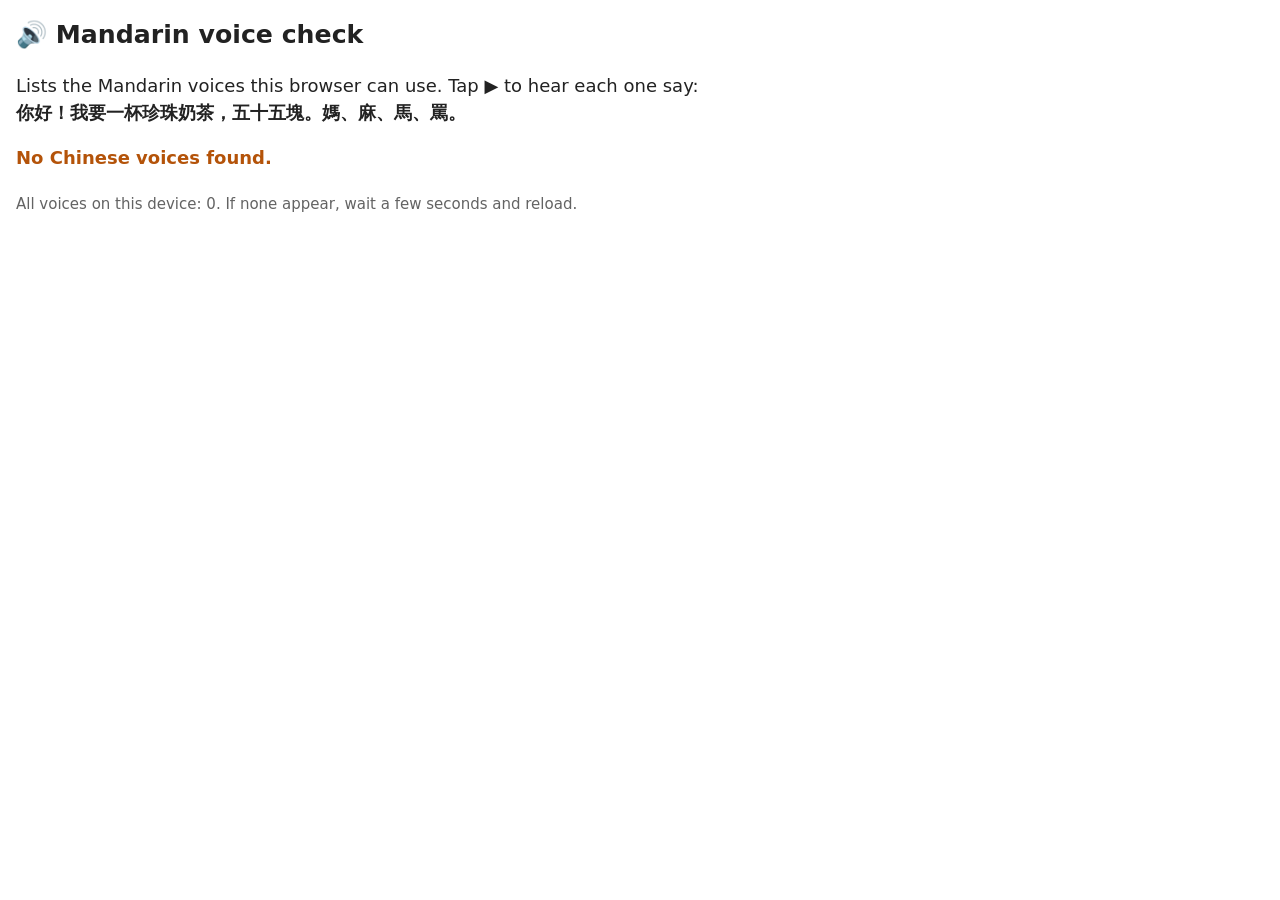
<file: tests/voices.html>
<!doctype html>
<html lang="en">
<head>
<meta charset="utf-8">
<meta name="viewport" content="width=device-width, initial-scale=1">
<title>Voice check</title>
<style>
  :root { --bg:#fff; --fg:#222; --card:#f3f4f6; --ok:#15803d; --warn:#b45309; --accent:#2563eb; }
  @media (prefers-color-scheme: dark) { :root { --bg:#111; --fg:#eee; --card:#222; --ok:#4ade80; --warn:#fbbf24; --accent:#60a5fa; } }
  body { background:var(--bg); color:var(--fg); font:18px/1.5 system-ui, sans-serif; margin:0; padding:16px; max-width:700px; }
  h1 { font-size:1.4em; margin:0 0 8px; }
  .v { background:var(--card); border-radius:12px; padding:12px; margin:10px 0; display:flex; gap:12px; align-items:center; }
  .v div { flex:1; }
  .tw { color:var(--ok); font-weight:bold; }
  .cn { color:var(--warn); }
  button { font-size:1.2em; padding:8px 14px; border-radius:10px; border:0; background:var(--accent); color:#fff; }
  #summary { font-weight:bold; margin:12px 0; }
  small { opacity:.7; }
</style>
</head>
<body>
<h1>🔊 Mandarin voice check</h1>
<p>Lists the Mandarin voices this browser can use. Tap ▶ to hear each one say:<br>
<b>你好！我要一杯珍珠奶茶，五十五塊。媽、麻、馬、罵。</b></p>
<div id="summary">Looking for voices…</div>
<div id="list"></div>
<p><small>All voices on this device: <span id="count">0</span>. If none appear, wait a few seconds and reload.</small></p>
<script>
const TEXT = "你好！我要一杯珍珠奶茶，五十五塊。媽、麻、馬、罵。";
function kind(v){
  const l = v.lang.replace("_","-").toLowerCase();
  if (l === "zh-tw" || l.startsWith("cmn-hant") || /taiwan|台灣|臺灣/i.test(v.name)) return ["tw","Taiwan ✅"];
  if (l === "zh-hk" || l.startsWith("yue")) return ["cn","Hong Kong (Cantonese) ✗"];
  return ["cn","Mainland China accent"];
}
function show(){
  const all = speechSynthesis.getVoices();
  document.getElementById("count").textContent = all.length;
  const zh = all.filter(v => /^(zh|cmn|yue)/i.test(v.lang));
  const list = document.getElementById("list");
  list.innerHTML = "";
  zh.forEach(v => {
    const [cls, label] = kind(v);
    const row = document.createElement("div");
    row.className = "v";
    row.innerHTML = `<div><span class="${cls}">${label}</span><br>${v.name}<br><small>${v.lang}${v.localService ? " · on device" : " · online"}</small></div>`;
    const b = document.createElement("button");
    b.textContent = "▶";
    b.onclick = () => { speechSynthesis.cancel(); const u = new SpeechSynthesisUtterance(TEXT); u.voice = v; u.lang = v.lang; u.rate = 0.85; speechSynthesis.speak(u); };
    row.appendChild(b);
    list.appendChild(row);
  });
  const tw = zh.filter(v => kind(v)[0] === "tw").length;
  document.getElementById("summary").innerHTML = !window.speechSynthesis ? "This browser has no speech support."
    : tw ? `<span class="tw">✅ ${tw} Taiwan voice(s) found.</span>`
    : zh.length ? `<span class="cn">Only mainland/other Chinese voices found — no Taiwan voice.</span>`
    : `<span class="cn">No Chinese voices found.</span>`;
}
if (window.speechSynthesis){ show(); speechSynthesis.addEventListener("voiceschanged", show); setTimeout(show, 1500); }
else show();
</script>
</body>
</html>
</file>
<file: shared/style.css>
/* Shared look for every page of 聽力 Mandarin (based on lengua's and the maths app's style) */
:root{
  --bg:#f3f8f6; --card:#ffffff; --ink:#14251f; --muted:#5d7069; --accent:#0f7a68; --accent-dark:#0a5a4c; --accent-ink:#ffffff;
  --good:#1a8f57; --good-fill:#1a8f57; --good-dark:#126b40; --bad:#d63b3b; --near:#a36500; --line:#d6e7e1; --key:#e6f2ee; --key-ink:#14251f; --grey:#dbe5e1;
  --red:#c8402a;
  --gold:#ffe9a8; --gold-ink:#6a4a00;
}
@media (prefers-color-scheme: dark){
  :root{ --bg:#0f1715; --card:#18231f; --ink:#e9f3ef; --muted:#9db3ab; --accent:#1c9c85; --accent-dark:#0f6b5b; --line:#2b3b35;
         --key:#22312c; --key-ink:#e9f3ef; --grey:#2f3f39; --near:#f0a830; --good:#3cc47f; --bad:#ff6b6b; --gold:#5a4a1a; --gold-ink:#ffe9a8; --red:#ff7a5c; }
}
*{box-sizing:border-box}
html,body{margin:0;min-height:100%}
body{background:var(--bg);color:var(--ink);font-family:system-ui,-apple-system,"Segoe UI",Roboto,sans-serif;
  -webkit-user-select:none;user-select:none;touch-action:manipulation;-webkit-tap-highlight-color:transparent}
button{font:inherit;color:inherit;cursor:pointer}
a.ghost,a.mode{color:inherit;text-decoration:none}
.screen{display:none;padding:20px 16px 40px;max-width:1100px;margin:0 auto}
.screen.active{display:block}
h1{font-size:clamp(1.6rem,4vw,2.3rem);margin:.2em 0}
h2{font-size:1.25rem;margin:0 0 .6em}
h3{font-size:1.05rem;margin:1.2em 0 .5em}
.muted{color:var(--muted)}
.top{display:flex;align-items:center;justify-content:space-between;gap:12px;flex-wrap:wrap}
.topbtns{display:flex;gap:8px}
.ghost{background:var(--card);border:2px solid var(--line);border-radius:12px;padding:8px 14px;font-size:1.1rem}
.link{background:none;border:none;color:var(--muted);text-decoration:underline;padding:10px 0;margin-top:10px}

/* tiles */
.modes{display:grid;grid-template-columns:repeat(auto-fit,minmax(230px,1fr));gap:14px;margin:18px 0}
.mode{background:var(--card);border:2px solid var(--line);border-radius:20px;padding:20px;text-align:left;display:flex;flex-direction:column;gap:6px;
  box-shadow:0 4px 0 var(--line);transition:transform .08s}
.mode:active{transform:translateY(3px);box-shadow:0 1px 0 var(--line)}
.mode .emoji{font-size:2.4rem}
.mode b{font-size:1.35rem}
.mode small{color:var(--muted);font-size:.95rem;line-height:1.35}
.mode.soon{opacity:.55;box-shadow:none;cursor:default}
.mode.soon:active{transform:none}
.records{display:grid;grid-template-columns:repeat(auto-fit,minmax(150px,1fr));gap:10px}
.rec{background:var(--key);border-radius:14px;padding:12px 14px}
.rec small{display:block;color:var(--muted)}
.rec b{font-size:1.8rem}
.panel{background:var(--card);border:2px solid var(--line);border-radius:20px;padding:18px;margin-top:14px}

/* skill tabs, rule card and levels on topic pages */
.tabs{display:flex;flex-wrap:wrap;gap:8px;padding:4px 2px 8px;margin-top:14px}
.tab{flex:0 0 auto;background:var(--card);border:2px solid var(--line);border-radius:999px;padding:10px 16px;font-weight:700;white-space:nowrap}
.tab.on{background:var(--accent);border-color:var(--accent);color:var(--accent-ink)}
.note{background:var(--gold);color:var(--gold-ink);border-radius:12px;padding:8px 12px;max-width:640px;font-weight:600}
.rule{background:var(--key);border-radius:16px;padding:12px 16px;margin:12px 0 4px;max-width:640px;line-height:1.5;font-size:1.08rem}
.rule summary{cursor:pointer;font-weight:800;font-size:1.1rem}
.rule div{margin-top:8px}
.rule ul{margin:.3em 0;padding-left:1.3em}
.rule b{color:var(--accent)}
.llist{display:grid;gap:12px;margin-top:16px;max-width:560px}
.lbtn{background:var(--card);border:2px solid var(--line);border-radius:18px;padding:16px;display:flex;flex-direction:column;gap:4px;
  align-items:flex-start;text-align:left;box-shadow:0 4px 0 var(--line)}
.lbtn b{font-size:1.25rem}
.lbtn small{color:var(--muted)}
.lbtn:disabled{opacity:.45;cursor:default}

/* play */
.playtop{display:flex;align-items:center;justify-content:space-between;gap:10px;font-weight:700}
#playTitle{text-align:center;flex:1}
#progress{color:var(--muted);min-width:60px;text-align:right}
.playbody{display:flex;flex-direction:column;align-items:center;gap:14px;margin-top:18px;text-align:center}
.q{font-size:clamp(1.3rem,4.2vw,2rem);font-weight:700;line-height:1.35;max-width:34ch}
.q:empty{display:none}
.qpic{display:flex;flex-wrap:wrap;justify-content:center;gap:8px;font-size:clamp(3rem,10vw,5rem);line-height:1.1}
.qpic:empty{display:none}
.answer{display:inline-block;min-width:5em;max-width:100%;font-size:clamp(2rem,7vw,3.4rem);font-weight:800;padding:.08em .4em;border:4px solid var(--accent);
  border-radius:18px;background:var(--card);min-height:1.45em;overflow-wrap:anywhere;letter-spacing:.02em}
.answer.right{border-color:var(--good);color:var(--good)}
.answer.near{border-color:var(--near);color:var(--near)}
.answer.wrong{border-color:var(--bad);color:var(--bad)}
.answer .caret{display:inline-block;width:.08em;height:1em;background:var(--accent);vertical-align:-.12em;margin-left:.03em;animation:blink 1s steps(1) infinite}
.answer.right .caret,.answer.near .caret,.answer.wrong .caret{display:none}
@keyframes blink{50%{opacity:0}}
.answer .slot{display:inline-block;min-width:.7em;border-bottom:.1em solid var(--accent);color:var(--accent);line-height:1.1}
.answer .slot.none{min-width:.35em}
.answer .slot.right{color:var(--good);border-color:var(--good)}
.answer .slot.wrongpick{color:var(--bad);border-color:var(--bad)}
.answer .fix{color:var(--good);font-size:.7em}
.feedback{min-height:1.6em;font-size:clamp(1.15rem,3.2vw,1.6rem);font-weight:700;line-height:1.4;max-width:40ch}
.feedback:empty{min-height:0}
.feedback.good{color:var(--good)}
.feedback.near{color:var(--near)}
.feedback.bad{color:var(--bad)}
.feedback b{color:var(--ink)}
#cont:empty{display:none}
.choices{display:grid;gap:12px;width:100%;max-width:440px}
.choices:empty{display:none}
.choices.row{grid-template-columns:repeat(auto-fit,minmax(90px,1fr));max-width:520px}
.choice{min-height:72px;font-size:1.6rem;font-weight:700;border:3px solid var(--line);border-radius:16px;background:var(--key);color:var(--key-ink);box-shadow:0 4px 0 var(--line)}
.choice:disabled{cursor:default}
.choice.right{border-color:var(--good);background:#a6e5c1;color:#0d5a33}
.choice.wrongpick{border-color:var(--bad);background:#f7c3c3;color:#7a1d1d}
.choice.check{background:var(--good-fill);color:#fff;border-color:var(--good-fill);box-shadow:0 4px 0 var(--good-dark)}

/* tap words in a sentence */
.board{width:100%;max-width:820px}
.board:empty{display:none}
.sentence{display:flex;flex-wrap:wrap;justify-content:center;align-items:baseline;gap:10px 8px;font-size:clamp(1.4rem,4vw,2rem);font-weight:600;line-height:1.3}
.word{border:3px solid var(--line);background:var(--card);border-radius:12px;padding:.12em .4em;font-weight:600;box-shadow:0 3px 0 var(--line)}
.word.on{background:var(--accent);border-color:var(--accent);color:var(--accent-ink)}
.word.right{background:#a6e5c1;border-color:var(--good);color:#0d5a33}
.word.missed{border-color:var(--good);border-style:dashed}
.word.wrongpick{background:#f7c3c3;border-color:var(--bad);color:#7a1d1d}
.word:disabled{cursor:default}
.mark{margin-left:-6px;font-weight:800}

/* put cards in order */
.built{min-height:3.4em;display:flex;flex-wrap:wrap;justify-content:center;align-items:center;gap:8px;padding:10px;border:3px dashed var(--accent);
  border-radius:18px;background:var(--card);margin-bottom:14px}
.built.tight{gap:3px}
.built.right{border-style:solid;border-color:var(--good)}
.built.wrong{border-style:solid;border-color:var(--bad)}
.built .hint{font-size:1.1rem}
.pool{display:flex;flex-wrap:wrap;justify-content:center;gap:10px}
.card{font-size:clamp(1.3rem,3.6vw,1.8rem);font-weight:700;border:3px solid var(--line);background:var(--key);color:var(--key-ink);border-radius:14px;
  padding:.25em .6em;min-width:2.2em;box-shadow:0 3px 0 var(--line)}
.card.on{background:var(--card);border-color:var(--accent)}
.card:disabled{cursor:default}
.ghostcard{visibility:hidden}

/* results */
.res{text-align:center;max-width:720px;margin:0 auto}
.bigscore{font-size:clamp(3.5rem,12vw,6rem);font-weight:800;color:var(--accent);margin:.1em 0}
.chips{display:flex;flex-wrap:wrap;gap:10px;justify-content:center}
.chip{background:var(--card);border:2px solid var(--line);border-radius:14px;padding:8px 14px;display:flex;flex-direction:column}
.chip b{font-size:1.25rem}
.chip small{color:var(--muted)}
.btnrow{display:flex;flex-wrap:wrap;gap:12px;justify-content:center;margin-top:26px}
.btn{background:var(--card);border:2px solid var(--line);border-radius:14px;padding:14px 22px;font-size:1.15rem;font-weight:700}
.btn.primary{background:var(--accent);border-color:var(--accent);color:var(--accent-ink)}

/* confetti */
.confetti{position:fixed;inset:0;pointer-events:none;overflow:hidden;z-index:10}
.confetti span{position:absolute;top:-50px;animation:fall 2.6s ease-in forwards}
@keyframes fall{to{transform:translateY(110vh) rotate(540deg)}}
.q .hint{letter-spacing:.18em;white-space:nowrap}
.q .vv{color:var(--accent);text-decoration:underline;text-underline-offset:.15em}
.answer.long{font-size:clamp(1.4rem,4.6vw,2.2rem)}
.q b{color:var(--accent)}


/* audio: replay buttons and speech bubbles */
.audio{display:flex;flex-direction:column;align-items:center;gap:12px;width:100%}
.audio:empty{display:none}
.sayrow{display:flex;gap:12px;justify-content:center}
.sayBtn{font-size:clamp(2.2rem,7vw,3.2rem);background:var(--gold);color:var(--gold-ink);border:none;border-radius:20px;padding:.1em .55em;box-shadow:0 4px 0 var(--line)}
.sayBtn.slow{font-size:clamp(1.6rem,5vw,2.2rem);background:var(--key);color:var(--key-ink)}
.sayBtn:active{transform:translateY(3px);box-shadow:0 1px 0 var(--line)}
.bubbles{display:flex;flex-direction:column;gap:8px;width:100%;max-width:640px}
.bubble{display:flex;align-items:flex-start;gap:8px;background:var(--card);border:2px solid var(--line);border-radius:16px;padding:8px 12px;text-align:left;max-width:88%;transition:border-color .15s,background .15s}
.bubble.a{align-self:flex-start}
.bubble.b{align-self:flex-end;flex-direction:row-reverse;text-align:right}
.bubble.on{border-color:var(--accent);background:var(--key)}
.bubble .who{font-size:1.5rem;line-height:1.2}
.bubble .dots{color:var(--muted);letter-spacing:.2em;font-weight:800;padding-top:.25em}
.bubble .tline{padding:0}
.bubble .tline .hz{font-size:1.3rem}

/* transcript lines: characters, pinyin, meaning */
.reveal{display:flex;flex-direction:column;align-items:center;gap:6px;max-width:640px}
.reveal:empty{display:none}
.tline{display:flex;gap:8px;align-items:flex-start;text-align:left;padding:4px 0}
.reveal .tline{background:var(--card);border:2px solid var(--line);border-radius:14px;padding:8px 14px}
.tline .who{font-size:1.4rem}
.tline .hz{display:block;font-size:clamp(1.5rem,4.5vw,2rem);font-weight:700;letter-spacing:.04em}
.tline .py{display:block;color:var(--accent);font-size:1.1rem;font-weight:600}
.tline .en{display:block;color:var(--muted);font-size:1rem}

/* choices */
.choices.grid2{grid-template-columns:1fr 1fr;max-width:520px}
.choices.big .choice{font-size:2rem;min-height:84px}
.choice.long{font-size:1.2rem;min-height:60px;padding:8px 12px;line-height:1.3}

/* number pad */
.numpad{display:grid;grid-template-columns:repeat(3,1fr);gap:8px;width:100%;max-width:360px}
.numpad button{height:clamp(54px,8vh,68px);font-size:1.8rem;font-weight:800;border:none;border-radius:14px;background:var(--key);color:var(--key-ink);box-shadow:0 3px 0 var(--line)}
.numpad button.down{transform:translateY(2px);box-shadow:0 1px 0 var(--line)}
.numpad .n-ok{background:var(--good-fill);color:#fff;box-shadow:0 3px 0 var(--good-dark);font-size:1.1rem}
.numpad .n-del{font-size:1.5rem}
.answer .fix{color:var(--good);font-size:.6em}

/* word cards with pinyin */
.card{display:inline-flex;flex-direction:column;align-items:center;gap:2px}
.card .hz{font-size:clamp(1.4rem,4vw,1.9rem)}
.card .py{font-size:.9rem;font-weight:600;color:var(--accent)}
.card.on .py{color:var(--accent)}
.q small{font-size:.75em}
</file>
